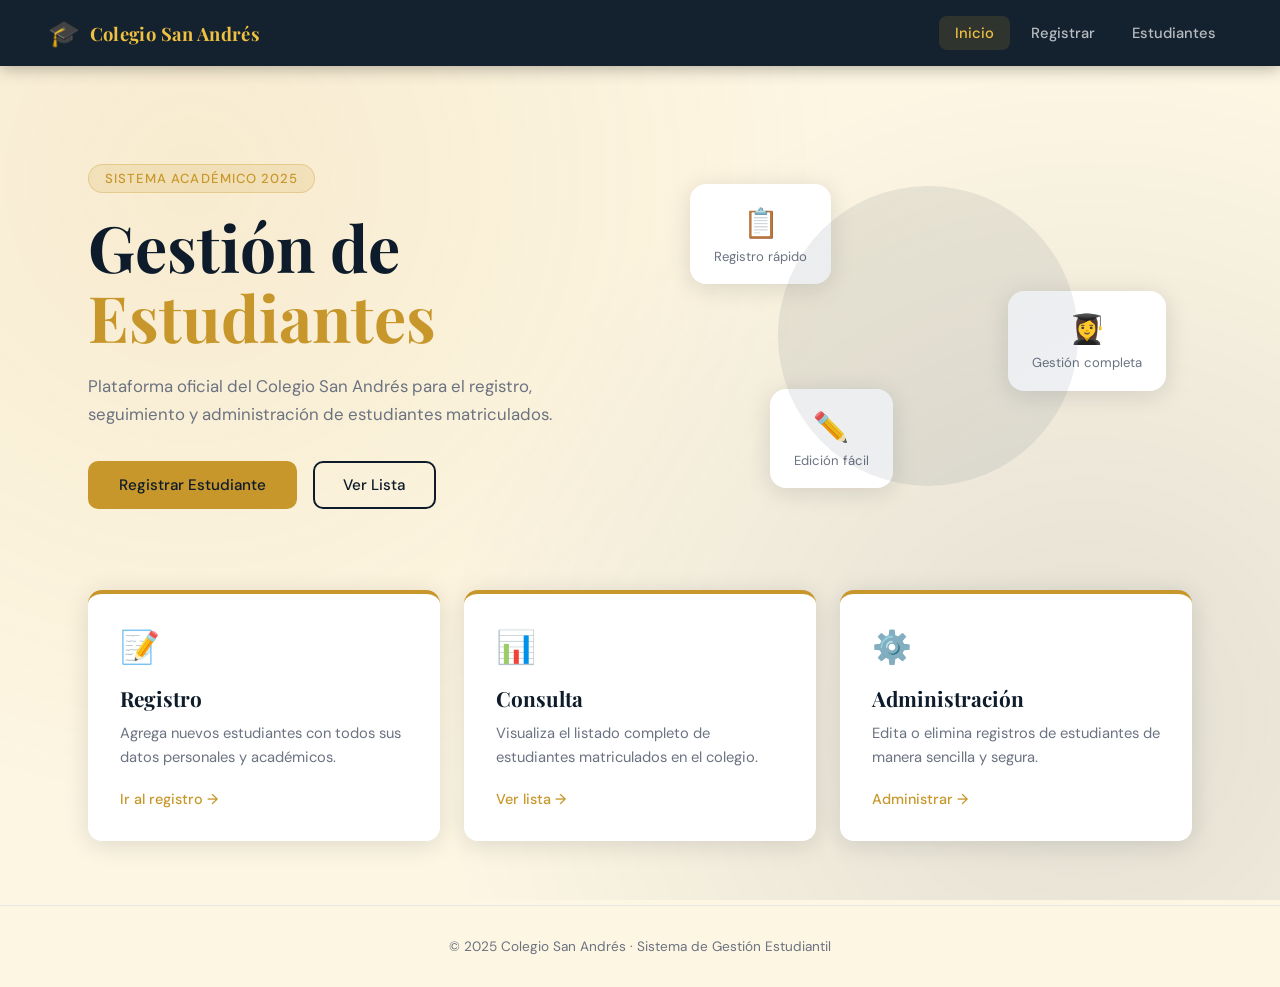
<file: colegio/index.html>
<!DOCTYPE html>
<html lang="es">
<head>
  <meta charset="UTF-8" />
  <meta name="viewport" content="width=device-width, initial-scale=1.0"/>
  <title>Colegio San Andrés – Sistema de Registro</title>
  <link rel="stylesheet" href="css/style.css" />
  <link href="https://fonts.googleapis.com/css2?family=Playfair+Display:wght@700;900&family=DM+Sans:wght@300;400;500&display=swap" rel="stylesheet"/>
</head>
<body class="home">

  <div class="bg-pattern"></div>

  <header class="navbar">
    <div class="logo">
      <span class="logo-icon">🎓</span>
      <span class="logo-text">Colegio San Andrés</span>
    </div>
    <nav>
      <a href="index.html" class="active">Inicio</a>
      <a href="registro.html">Registrar</a>
      <a href="lista.php">Estudiantes</a>
    </nav>
  </header>

  <main class="hero">
    <div class="hero-content">
      <p class="hero-tag">Sistema Académico 2025</p>
      <h1 class="hero-title">Gestión de<br/><span class="accent">Estudiantes</span></h1>
      <p class="hero-desc">Plataforma oficial del Colegio San Andrés para el registro, seguimiento y administración de estudiantes matriculados.</p>
      <div class="hero-actions">
        <a href="registro.html" class="btn btn-primary">Registrar Estudiante</a>
        <a href="lista.php" class="btn btn-outline">Ver Lista</a>
      </div>
    </div>
    <div class="hero-visual">
      <div class="card-float card1">
        <span class="card-icon">📋</span>
        <p>Registro rápido</p>
      </div>
      <div class="card-float card2">
        <span class="card-icon">👩‍🎓</span>
        <p>Gestión completa</p>
      </div>
      <div class="card-float card3">
        <span class="card-icon">✏️</span>
        <p>Edición fácil</p>
      </div>
      <div class="big-circle"></div>
    </div>
  </main>

  <section class="features">
    <div class="feature-card">
      <div class="feature-icon">📝</div>
      <h3>Registro</h3>
      <p>Agrega nuevos estudiantes con todos sus datos personales y académicos.</p>
      <a href="registro.html" class="link-arrow">Ir al registro →</a>
    </div>
    <div class="feature-card">
      <div class="feature-icon">📊</div>
      <h3>Consulta</h3>
      <p>Visualiza el listado completo de estudiantes matriculados en el colegio.</p>
      <a href="lista.php" class="link-arrow">Ver lista →</a>
    </div>
    <div class="feature-card">
      <div class="feature-icon">⚙️</div>
      <h3>Administración</h3>
      <p>Edita o elimina registros de estudiantes de manera sencilla y segura.</p>
      <a href="lista.php" class="link-arrow">Administrar →</a>
    </div>
  </section>

  <footer class="footer">
    <p>© 2025 Colegio San Andrés · Sistema de Gestión Estudiantil</p>
  </footer>

</body>
</html>
</file>
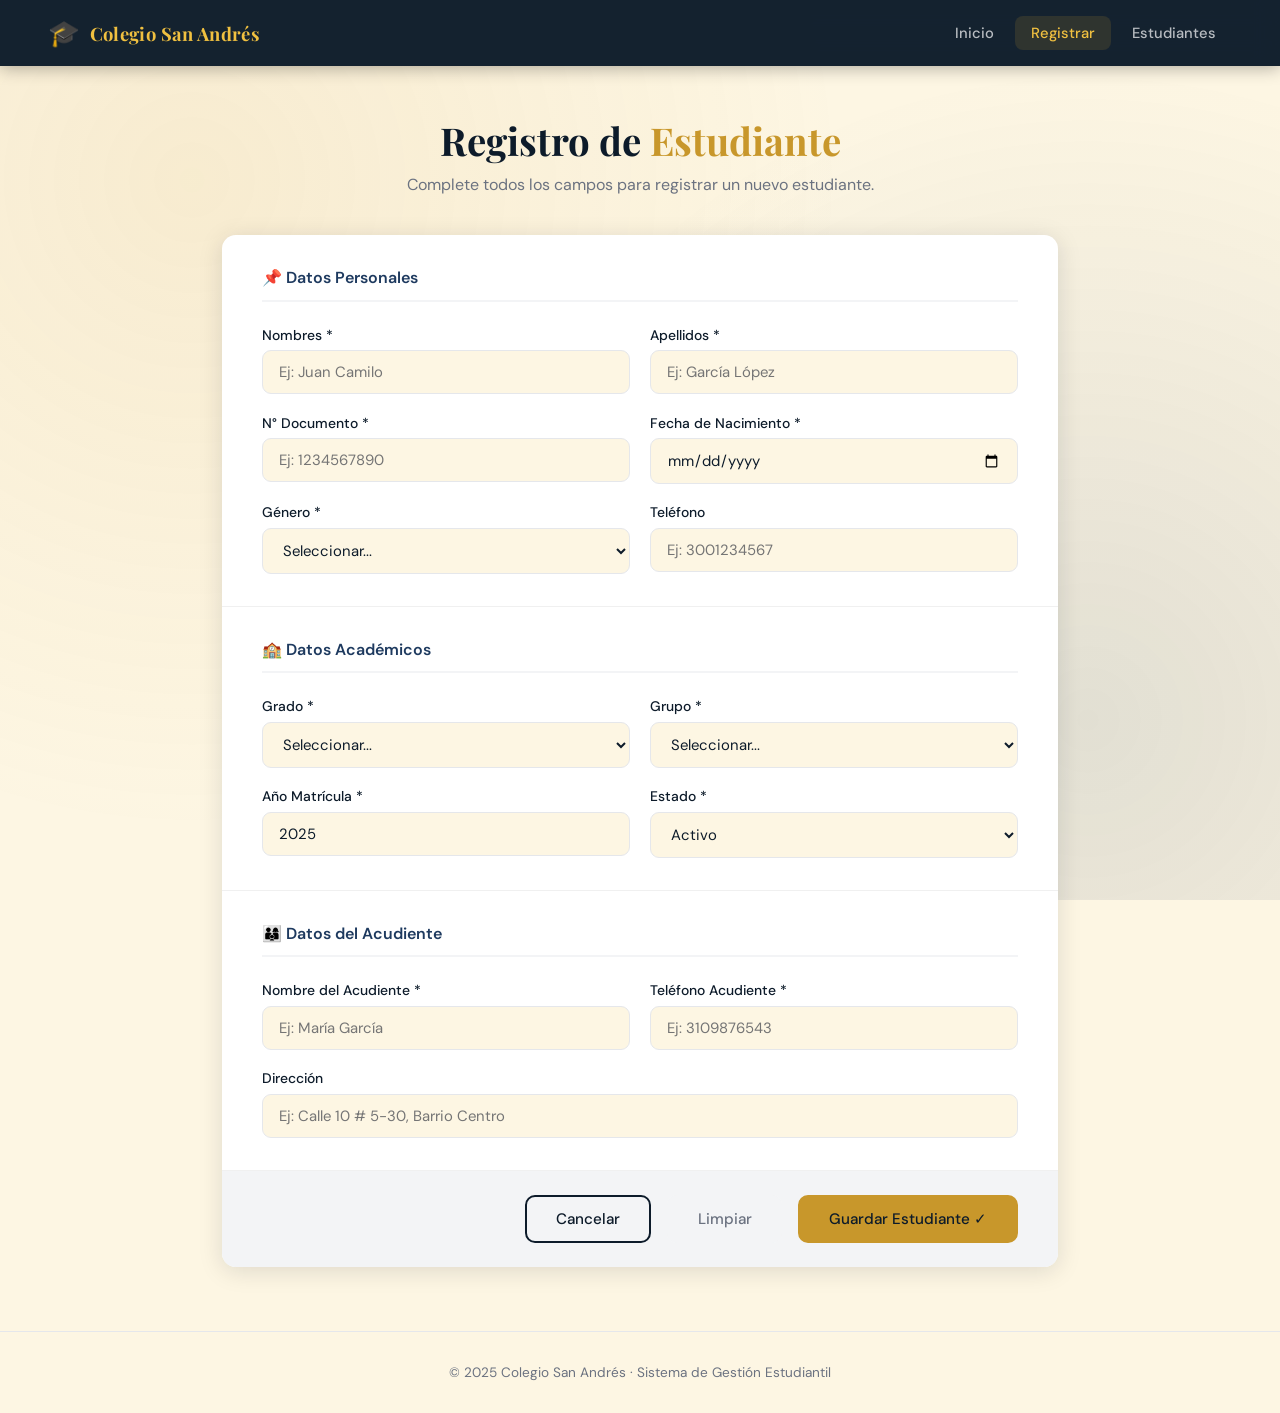
<file: colegio/registro.html>
<!DOCTYPE html>
<html lang="es">
<head>
  <meta charset="UTF-8" />
  <meta name="viewport" content="width=device-width, initial-scale=1.0"/>
  <title>Registrar Estudiante – Colegio San Andrés</title>
  <link rel="stylesheet" href="css/style.css" />
  <link href="https://fonts.googleapis.com/css2?family=Playfair+Display:wght@700;900&family=DM+Sans:wght@300;400;500&display=swap" rel="stylesheet"/>
</head>
<body class="page-inner">

  <div class="bg-pattern"></div>

  <header class="navbar">
    <div class="logo">
      <span class="logo-icon">🎓</span>
      <span class="logo-text">Colegio San Andrés</span>
    </div>
    <nav>
      <a href="index.html">Inicio</a>
      <a href="registro.html" class="active">Registrar</a>
      <a href="lista.php">Estudiantes</a>
    </nav>
  </header>

  <main class="form-page">
    <div class="form-header">
      <h1>Registro de <span class="accent">Estudiante</span></h1>
      <p>Complete todos los campos para registrar un nuevo estudiante.</p>
    </div>

    <div class="form-container">
      <form action="php/guardar.php" method="POST" id="formRegistro">

        <div class="form-section">
          <h2 class="section-title">📌 Datos Personales</h2>
          <div class="form-grid">
            <div class="form-group">
              <label for="nombres">Nombres *</label>
              <input type="text" id="nombres" name="nombres" placeholder="Ej: Juan Camilo" required />
            </div>
            <div class="form-group">
              <label for="apellidos">Apellidos *</label>
              <input type="text" id="apellidos" name="apellidos" placeholder="Ej: García López" required />
            </div>
            <div class="form-group">
              <label for="documento">N° Documento *</label>
              <input type="text" id="documento" name="documento" placeholder="Ej: 1234567890" required />
            </div>
            <div class="form-group">
              <label for="fecha_nac">Fecha de Nacimiento *</label>
              <input type="date" id="fecha_nac" name="fecha_nac" required />
            </div>
            <div class="form-group">
              <label for="genero">Género *</label>
              <select id="genero" name="genero" required>
                <option value="">Seleccionar...</option>
                <option value="M">Masculino</option>
                <option value="F">Femenino</option>
                <option value="O">Otro</option>
              </select>
            </div>
            <div class="form-group">
              <label for="telefono">Teléfono</label>
              <input type="tel" id="telefono" name="telefono" placeholder="Ej: 3001234567" />
            </div>
          </div>
        </div>

        <div class="form-section">
          <h2 class="section-title">🏫 Datos Académicos</h2>
          <div class="form-grid">
            <div class="form-group">
              <label for="grado">Grado *</label>
              <select id="grado" name="grado" required>
                <option value="">Seleccionar...</option>
                <option value="1">1° Primaria</option>
                <option value="2">2° Primaria</option>
                <option value="3">3° Primaria</option>
                <option value="4">4° Primaria</option>
                <option value="5">5° Primaria</option>
                <option value="6">6° Secundaria</option>
                <option value="7">7° Secundaria</option>
                <option value="8">8° Secundaria</option>
                <option value="9">9° Secundaria</option>
                <option value="10">10° Media</option>
                <option value="11">11° Media</option>
              </select>
            </div>
            <div class="form-group">
              <label for="grupo">Grupo *</label>
              <select id="grupo" name="grupo" required>
                <option value="">Seleccionar...</option>
                <option value="A">A</option>
                <option value="B">B</option>
                <option value="C">C</option>
              </select>
            </div>
            <div class="form-group">
              <label for="año_matricula">Año Matrícula *</label>
              <input type="number" id="año_matricula" name="año_matricula" value="2025" min="2020" max="2030" required />
            </div>
            <div class="form-group">
              <label for="estado">Estado *</label>
              <select id="estado" name="estado" required>
                <option value="activo">Activo</option>
                <option value="inactivo">Inactivo</option>
                <option value="retirado">Retirado</option>
              </select>
            </div>
          </div>
        </div>

        <div class="form-section">
          <h2 class="section-title">👨‍👩‍👦 Datos del Acudiente</h2>
          <div class="form-grid">
            <div class="form-group">
              <label for="acudiente">Nombre del Acudiente *</label>
              <input type="text" id="acudiente" name="acudiente" placeholder="Ej: María García" required />
            </div>
            <div class="form-group">
              <label for="tel_acudiente">Teléfono Acudiente *</label>
              <input type="tel" id="tel_acudiente" name="tel_acudiente" placeholder="Ej: 3109876543" required />
            </div>
            <div class="form-group full-width">
              <label for="direccion">Dirección</label>
              <input type="text" id="direccion" name="direccion" placeholder="Ej: Calle 10 # 5-30, Barrio Centro" />
            </div>
          </div>
        </div>

        <div class="form-actions">
          <a href="index.html" class="btn btn-outline">Cancelar</a>
          <button type="reset" class="btn btn-ghost">Limpiar</button>
          <button type="submit" class="btn btn-primary">Guardar Estudiante ✓</button>
        </div>

      </form>
    </div>
  </main>

  <footer class="footer">
    <p>© 2025 Colegio San Andrés · Sistema de Gestión Estudiantil</p>
  </footer>

  <script>
    document.getElementById('formRegistro').addEventListener('submit', function(e) {
      const campos = this.querySelectorAll('[required]');
      let valido = true;
      campos.forEach(c => {
        if (!c.value.trim()) {
          c.style.borderColor = '#e74c3c';
          valido = false;
        } else {
          c.style.borderColor = '';
        }
      });
      if (!valido) {
        e.preventDefault();
        alert('Por favor completa todos los campos obligatorios (*)');
      }
    });
  </script>

</body>
</html>
</file>
<file: colegio/css/style.css>
/* ===========================
   COLEGIO SAN ANDRÉS – CSS
   =========================== */

*, *::before, *::after { box-sizing: border-box; margin: 0; padding: 0; }

:root {
  --navy:    #0d1b2a;
  --blue:    #1e3a5f;
  --gold:    #c8972b;
  --gold-lt: #f0c040;
  --cream:   #fdf6e3;
  --white:   #ffffff;
  --gray:    #6b7280;
  --light:   #f3f4f6;
  --red:     #c0392b;
  --green:   #1a7a4a;

  --radius: 14px;
  --shadow: 0 4px 24px rgba(13,27,42,0.13);
  --transition: 0.25s ease;
}

body {
  font-family: 'DM Sans', sans-serif;
  background: var(--cream);
  color: var(--navy);
  min-height: 100vh;
}

.bg-pattern {
  position: fixed; inset: 0; z-index: 0; pointer-events: none;
  background-image:
    radial-gradient(circle at 15% 20%, rgba(200,151,43,0.10) 0%, transparent 50%),
    radial-gradient(circle at 85% 80%, rgba(30,58,95,0.12) 0%, transparent 50%);
}

/* ---- NAVBAR ---- */
.navbar {
  position: sticky; top: 0; z-index: 100;
  display: flex; align-items: center; justify-content: space-between;
  padding: 1rem 3rem;
  background: rgba(13,27,42,0.97);
  backdrop-filter: blur(12px);
  box-shadow: 0 2px 16px rgba(0,0,0,0.3);
}
.logo { display: flex; align-items: center; gap: 0.6rem; }
.logo-icon { font-size: 1.6rem; }
.logo-text { font-family: 'Playfair Display', serif; color: var(--gold-lt); font-size: 1.15rem; font-weight: 700; letter-spacing: 0.02em; }
.navbar nav { display: flex; gap: 0.3rem; }
.navbar nav a {
  color: rgba(255,255,255,0.7); text-decoration: none;
  padding: 0.45rem 1rem; border-radius: 8px; font-size: 0.92rem;
  font-weight: 500; transition: var(--transition);
}
.navbar nav a:hover, .navbar nav a.active {
  color: var(--gold-lt); background: rgba(200,151,43,0.15);
}

/* ---- BUTTONS ---- */
.btn {
  display: inline-flex; align-items: center; gap: 0.4rem;
  padding: 0.75rem 1.8rem; border-radius: 10px;
  font-family: 'DM Sans', sans-serif; font-size: 0.95rem; font-weight: 500;
  text-decoration: none; border: 2px solid transparent;
  cursor: pointer; transition: var(--transition);
}
.btn-primary {
  background: var(--gold); color: var(--navy);
  border-color: var(--gold);
}
.btn-primary:hover { background: var(--gold-lt); border-color: var(--gold-lt); transform: translateY(-2px); box-shadow: 0 6px 20px rgba(200,151,43,0.35); }
.btn-outline {
  background: transparent; color: var(--navy);
  border-color: var(--navy);
}
.btn-outline:hover { background: var(--navy); color: var(--white); }
.btn-outline.white { color: var(--white); border-color: rgba(255,255,255,0.5); }
.btn-outline.white:hover { background: rgba(255,255,255,0.15); }
.btn-ghost { background: var(--light); color: var(--gray); border-color: transparent; }
.btn-ghost:hover { background: #e5e7eb; }
.btn-danger { background: var(--red); color: white; border-color: var(--red); }
.btn-danger:hover { background: #a93226; }
.btn-success { background: var(--green); color: white; border-color: var(--green); }
.btn-sm { padding: 0.4rem 0.9rem; font-size: 0.82rem; border-radius: 7px; }

/* ---- HOME PAGE ---- */
.hero {
  position: relative; z-index: 1;
  display: grid; grid-template-columns: 1fr 1fr;
  align-items: center; gap: 3rem;
  padding: 5rem 3rem 4rem;
  max-width: 1200px; margin: 0 auto;
}
.hero-tag {
  display: inline-block;
  background: rgba(200,151,43,0.15); color: var(--gold);
  border: 1px solid rgba(200,151,43,0.3);
  padding: 0.3rem 1rem; border-radius: 20px;
  font-size: 0.82rem; font-weight: 500; letter-spacing: 0.08em;
  text-transform: uppercase; margin-bottom: 1.2rem;
}
.hero-title {
  font-family: 'Playfair Display', serif;
  font-size: clamp(2.6rem, 5vw, 4rem);
  line-height: 1.1; color: var(--navy);
  margin-bottom: 1.2rem;
}
.accent { color: var(--gold); }
.hero-desc { color: var(--gray); font-size: 1.05rem; line-height: 1.7; margin-bottom: 2rem; max-width: 480px; }
.hero-actions { display: flex; gap: 1rem; flex-wrap: wrap; }
.hero-visual { position: relative; height: 380px; }
.big-circle {
  position: absolute; top: 50%; left: 50%; transform: translate(-50%,-50%);
  width: 300px; height: 300px; border-radius: 50%;
  background: linear-gradient(135deg, var(--navy) 0%, var(--blue) 100%);
  opacity: 0.08;
}
.card-float {
  position: absolute; background: white;
  border-radius: 16px; padding: 1.2rem 1.5rem;
  box-shadow: var(--shadow); text-align: center;
  animation: float 4s ease-in-out infinite;
}
.card-float p { font-size: 0.82rem; color: var(--gray); margin-top: 0.4rem; }
.card-float .card-icon { font-size: 1.8rem; }
.card1 { top: 10%; left: 5%; animation-delay: 0s; }
.card2 { top: 38%; right: 5%; animation-delay: 1.3s; }
.card3 { bottom: 10%; left: 20%; animation-delay: 2.6s; }
@keyframes float {
  0%,100% { transform: translateY(0); }
  50% { transform: translateY(-14px); }
}

/* ---- FEATURES ---- */
.features {
  position: relative; z-index: 1;
  display: grid; grid-template-columns: repeat(3, 1fr);
  gap: 1.5rem; padding: 0 3rem 4rem;
  max-width: 1200px; margin: 0 auto;
}
.feature-card {
  background: white; border-radius: var(--radius); padding: 2rem;
  box-shadow: var(--shadow); transition: var(--transition);
  border-top: 4px solid var(--gold);
}
.feature-card:hover { transform: translateY(-6px); box-shadow: 0 12px 32px rgba(13,27,42,0.15); }
.feature-icon { font-size: 2rem; margin-bottom: 1rem; }
.feature-card h3 { font-family: 'Playfair Display', serif; font-size: 1.3rem; margin-bottom: 0.6rem; }
.feature-card p { color: var(--gray); font-size: 0.92rem; line-height: 1.6; margin-bottom: 1.2rem; }
.link-arrow { color: var(--gold); font-weight: 500; text-decoration: none; font-size: 0.9rem; }
.link-arrow:hover { text-decoration: underline; }

/* ---- FORM PAGE ---- */
.form-page {
  position: relative; z-index: 1;
  max-width: 900px; margin: 0 auto; padding: 3rem 2rem 4rem;
}
.form-header { text-align: center; margin-bottom: 2.5rem; }
.form-header h1 { font-family: 'Playfair Display', serif; font-size: 2.4rem; margin-bottom: 0.5rem; }
.form-header p { color: var(--gray); }
.form-container { background: white; border-radius: var(--radius); box-shadow: var(--shadow); overflow: hidden; }
.form-section { padding: 2rem 2.5rem; border-bottom: 1px solid #f0f0f0; }
.form-section:last-of-type { border-bottom: none; }
.section-title {
  font-size: 1rem; font-weight: 600; margin-bottom: 1.5rem;
  color: var(--blue); padding-bottom: 0.7rem;
  border-bottom: 2px solid var(--light);
}
.form-grid { display: grid; grid-template-columns: 1fr 1fr; gap: 1.2rem; }
.form-group { display: flex; flex-direction: column; gap: 0.4rem; }
.form-group.full-width { grid-column: span 2; }
.form-group label { font-size: 0.87rem; font-weight: 500; color: var(--navy); }
.form-group input,
.form-group select,
.form-group textarea {
  padding: 0.7rem 1rem; border: 1.5px solid #e5e7eb;
  border-radius: 9px; font-family: 'DM Sans', sans-serif;
  font-size: 0.93rem; color: var(--navy); background: var(--cream);
  transition: var(--transition);
}
.form-group input:focus,
.form-group select:focus { outline: none; border-color: var(--gold); background: white; box-shadow: 0 0 0 3px rgba(200,151,43,0.1); }
.form-actions {
  display: flex; justify-content: flex-end; gap: 1rem;
  padding: 1.5rem 2.5rem; background: var(--light);
}

/* ---- LISTA PAGE ---- */
.list-page {
  position: relative; z-index: 1;
  max-width: 1100px; margin: 0 auto; padding: 3rem 2rem 4rem;
}
.list-header {
  display: flex; align-items: center; justify-content: space-between;
  margin-bottom: 2rem;
}
.list-header h1 { font-family: 'Playfair Display', serif; font-size: 2rem; }
.search-bar { display: flex; gap: 0.7rem; align-items: center; }
.search-bar input {
  padding: 0.6rem 1.1rem; border: 1.5px solid #e5e7eb;
  border-radius: 9px; font-size: 0.9rem; width: 240px;
  background: white;
}
.search-bar input:focus { outline: none; border-color: var(--gold); }
.stats-bar {
  display: flex; gap: 1.2rem; margin-bottom: 1.5rem;
}
.stat-chip {
  background: white; border-radius: 10px; padding: 0.7rem 1.3rem;
  box-shadow: 0 2px 8px rgba(0,0,0,0.07); font-size: 0.87rem;
  display: flex; align-items: center; gap: 0.5rem;
}
.stat-chip strong { color: var(--navy); font-size: 1.1rem; }

/* TABLE */
.table-wrapper { background: white; border-radius: var(--radius); box-shadow: var(--shadow); overflow: hidden; }
table { width: 100%; border-collapse: collapse; }
thead { background: var(--navy); }
thead th { color: var(--gold-lt); font-size: 0.8rem; text-transform: uppercase; letter-spacing: 0.07em; padding: 1rem 1.2rem; text-align: left; }
tbody tr { border-bottom: 1px solid #f0f0f0; transition: var(--transition); }
tbody tr:hover { background: #fefaf2; }
tbody td { padding: 0.9rem 1.2rem; font-size: 0.9rem; color: var(--navy); }
.badge {
  display: inline-block; padding: 0.22rem 0.75rem;
  border-radius: 20px; font-size: 0.75rem; font-weight: 600;
}
.badge-activo { background: #d1fae5; color: #065f46; }
.badge-inactivo { background: #fee2e2; color: #991b1b; }
.badge-retirado { background: #fef3c7; color: #92400e; }
.actions-cell { display: flex; gap: 0.5rem; }
.empty-state { text-align: center; padding: 4rem 2rem; color: var(--gray); }
.empty-state .empty-icon { font-size: 3rem; margin-bottom: 1rem; }

/* ---- EDITAR PAGE ---- */
.page-inner .form-page { padding-top: 3rem; }

/* ---- ALERT / TOAST ---- */
.alert {
  padding: 1rem 1.5rem; border-radius: 10px; margin-bottom: 1.5rem;
  font-size: 0.93rem; font-weight: 500;
}
.alert-success { background: #d1fae5; color: #065f46; border-left: 4px solid var(--green); }
.alert-error { background: #fee2e2; color: #991b1b; border-left: 4px solid var(--red); }

/* ---- MODAL ---- */
.modal-overlay {
  position: fixed; inset: 0; background: rgba(0,0,0,0.5);
  display: flex; align-items: center; justify-content: center;
  z-index: 999; opacity: 0; pointer-events: none; transition: var(--transition);
}
.modal-overlay.show { opacity: 1; pointer-events: all; }
.modal {
  background: white; border-radius: var(--radius); padding: 2rem;
  max-width: 420px; width: 90%; box-shadow: 0 24px 64px rgba(0,0,0,0.25);
  transform: scale(0.95); transition: var(--transition);
}
.modal-overlay.show .modal { transform: scale(1); }
.modal h3 { font-family: 'Playfair Display', serif; font-size: 1.4rem; margin-bottom: 0.7rem; }
.modal p { color: var(--gray); margin-bottom: 1.5rem; }
.modal-actions { display: flex; gap: 1rem; justify-content: flex-end; }

/* ---- FOOTER ---- */
.footer { text-align: center; padding: 2rem; color: var(--gray); font-size: 0.85rem; border-top: 1px solid #e5e7eb; position: relative; z-index: 1; }

/* ---- RESPONSIVE ---- */
@media (max-width: 768px) {
  .navbar { padding: 1rem 1.2rem; }
  .hero { grid-template-columns: 1fr; padding: 2rem 1.2rem 2rem; }
  .hero-visual { display: none; }
  .features { grid-template-columns: 1fr; padding: 0 1.2rem 2rem; }
  .form-grid { grid-template-columns: 1fr; }
  .form-group.full-width { grid-column: span 1; }
  .list-header { flex-direction: column; gap: 1rem; align-items: flex-start; }
  .form-actions { flex-wrap: wrap; }
}
</file>
